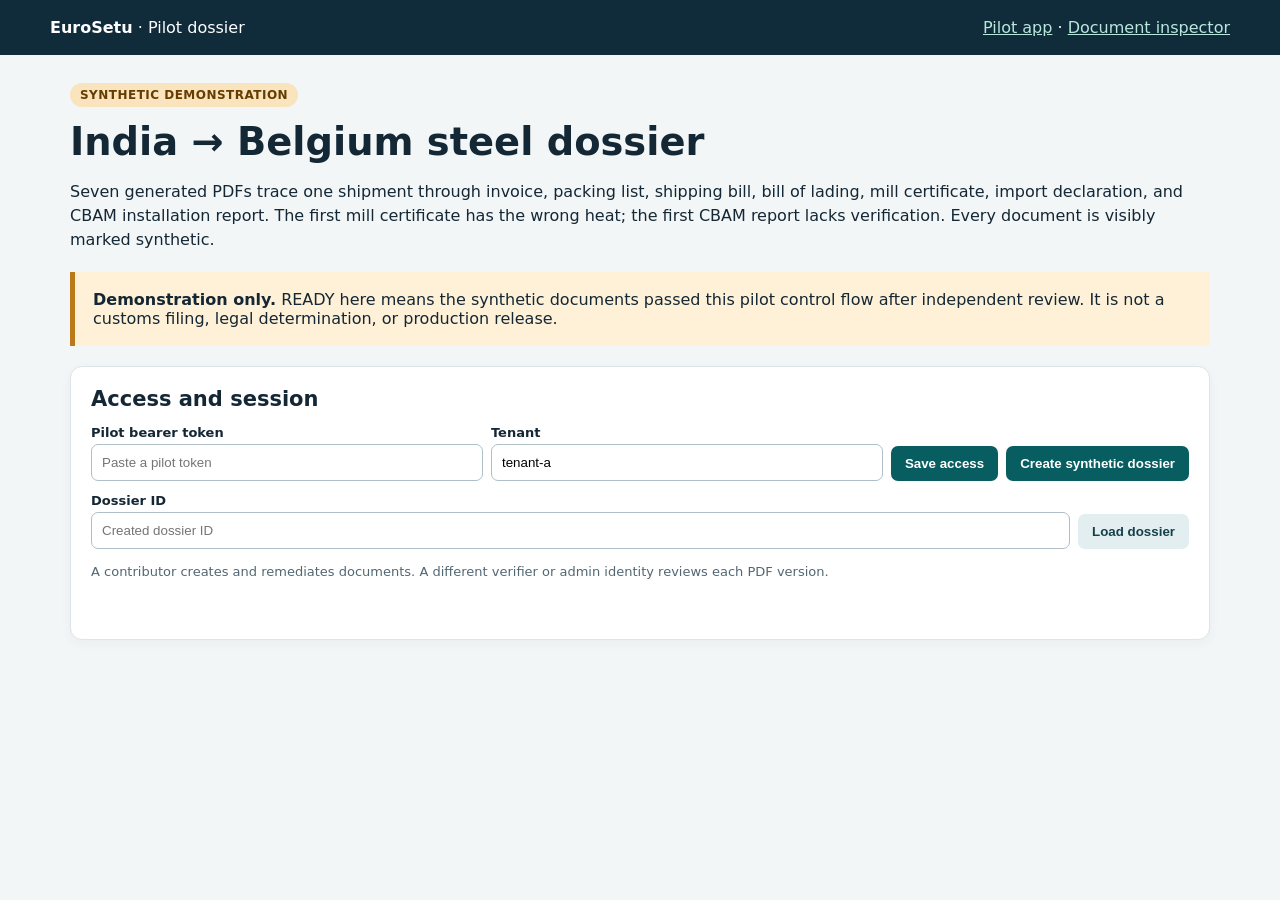
<file: app/static/dossier-demo.html>
<!doctype html>
<html lang="en"><head><meta charset="utf-8"><meta name="viewport" content="width=device-width, initial-scale=1">
<title>Steel dossier demonstration | EuroSetu</title>
<style>
:root{font-family:Inter,ui-sans-serif,system-ui,sans-serif;color:#142735;background:#f3f6f7}*{box-sizing:border-box}body{margin:0}header{background:#102b3a;color:white;padding:18px max(24px,calc((100vw - 1180px)/2))}header a{color:#b8e8dc}main{max-width:1180px;margin:auto;padding:28px 20px 80px}h1{font-size:clamp(26px,3vw,40px);margin:12px 0}h2{margin:0 0 14px;font-size:21px}p{line-height:1.5}.tag{display:inline-block;border-radius:100px;padding:5px 10px;background:#f9e4bd;color:#663d00;font-weight:700;font-size:12px;letter-spacing:.04em}.banner{padding:18px;background:#fff1d7;border-left:5px solid #bb791b;margin:20px 0}.grid{display:grid;grid-template-columns:1fr 1fr;gap:18px}.card{background:white;border:1px solid #dce5e9;border-radius:12px;padding:20px;margin:18px 0;box-shadow:0 3px 12px #1734420b}.controls{display:flex;flex-wrap:wrap;gap:8px;align-items:end}.controls label{flex:1 1 240px;font-weight:600;font-size:13px}.controls input{display:block;width:100%;padding:10px;border:1px solid #aebfc8;border-radius:7px;margin-top:4px}button{background:#075d60;color:#fff;border:0;border-radius:7px;padding:10px 14px;font-weight:700;cursor:pointer}button:hover{background:#06474a}button:disabled{opacity:.5;cursor:default}.secondary{background:#e3eef0;color:#16414a}.secondary:hover{background:#d0e2e6}.bad{color:#a52b28;font-weight:800}.good{color:#116642;font-weight:800}.muted{color:#526773;font-size:13px}.mono{font-family:ui-monospace,SFMono-Regular,monospace;font-size:12px;overflow-wrap:anywhere}table{border-collapse:collapse;width:100%}th,td{text-align:left;padding:9px;border-bottom:1px solid #e4eaed;vertical-align:top}th{font-size:12px;text-transform:uppercase;letter-spacing:.05em;color:#4f6570}details{border:1px solid #e1e8eb;border-radius:7px;padding:8px 12px;margin:8px 0}summary{cursor:pointer;font-weight:650}.steps{display:flex;gap:8px;flex-wrap:wrap}.step{padding:10px 12px;border-radius:7px;background:#e9f1f2;font-size:13px;font-weight:700}.step.active{background:#075d60;color:#fff}#error{color:#a52b28;font-weight:700;min-height:1.5em}#events,#graph{max-height:420px;overflow:auto}@media(max-width:750px){.grid{grid-template-columns:1fr}table{font-size:12px}.card{overflow:auto}}
</style></head><body>
<header><b>EuroSetu</b> · Pilot dossier <span style="float:right"><a href="/pilot">Pilot app</a> · <a href="/workflow-run">Document inspector</a></span></header>
<main><span class="tag">SYNTHETIC DEMONSTRATION</span><h1>India → Belgium steel dossier</h1>
<p>Seven generated PDFs trace one shipment through invoice, packing list, shipping bill, bill of lading, mill certificate, import declaration, and CBAM installation report. The first mill certificate has the wrong heat; the first CBAM report lacks verification. Every document is visibly marked synthetic.</p>
<div class="banner"><b>Demonstration only.</b> READY here means the synthetic documents passed this pilot control flow after independent review. It is not a customs filing, legal determination, or production release.</div>
<div class="card"><h2>Access and session</h2><div class="controls"><label>Pilot bearer token<input id="token" type="password" autocomplete="off" placeholder="Paste a pilot token"></label><label>Tenant<input id="tenant" value="tenant-a"></label><button id="save">Save access</button><button id="create">Create synthetic dossier</button></div><div class="controls" style="margin-top:12px"><label>Dossier ID<input id="dossier-id" placeholder="Created dossier ID"></label><button id="load" class="secondary">Load dossier</button></div><p class="muted">A contributor creates and remediates documents. A different verifier or admin identity reviews each PDF version.</p><div id="error" role="alert"></div></div>
<section id="session" hidden><div class="steps"><span class="step active">1 · BLOCKED</span><span class="step">2 · Review sources</span><span class="step">3 · Replace broken PDFs</span><span class="step">4 · Review replacements</span><span class="step">5 · READY</span></div>
<div class="grid"><div class="card"><h2>Decision</h2><p id="decision" style="font-size:30px;margin:6px 0"></p><p id="summary"></p><div id="blockers"></div></div><div class="card"><h2>CBAM arithmetic</h2><div id="calc"></div><p id="integrity" class="muted"></p></div></div>
<div class="card"><h2>Source documents and field provenance</h2><p class="muted">Open the PDF to inspect its exact text. Page, line and bounding box appear for each parsed field when unambiguous. New versions preserve the originals.</p><div id="documents"></div></div>
<div class="card"><h2>Remediation</h2><p>Replace the broken MTC heat chain and the unverified CBAM installation report with corrected synthetic PDF versions. Each replacement starts PENDING and needs review.</p><button id="fix-mtc">Replace MTC</button> <button id="fix-cbam">Replace CBAM report</button></div>
<div class="grid"><div class="card"><h2>Evidence links</h2><div id="graph"></div></div><div class="card"><h2>Audit history</h2><div id="events"></div></div></div></section>
</main><script>
const $=id=>document.getElementById(id);let state=null;
$('token').value=localStorage.getItem('eurosetu_pilot_token')||'';$('tenant').value=localStorage.getItem('eurosetu_pilot_tenant')||'tenant-a';
$('save').onclick=()=>{localStorage.setItem('eurosetu_pilot_token',$('token').value.trim());localStorage.setItem('eurosetu_pilot_tenant',$('tenant').value.trim());$('error').textContent='Access saved in this browser.'};
async function api(path,method='GET',body){$('error').textContent='';const h={'Authorization':'Bearer '+$('token').value.trim(),'x-eurosetu-tenant':$('tenant').value.trim()};if(body)h['Content-Type']='application/json';const r=await fetch(path,{method,headers:h,body:body?JSON.stringify(body):undefined});const data=await r.json();if(!r.ok)throw Error(typeof data.detail==='string'?data.detail:'Request failed');return data}
function txt(parent,tag,value,cls){const el=document.createElement(tag);el.textContent=value;if(cls)el.className=cls;parent.appendChild(el);return el}
function clear(id){$(id).replaceChildren()}
function render(s){state=s;$('session').hidden=false;$('dossier-id').value=s.dossier.id;history.replaceState({},'',location.pathname+'?id='+encodeURIComponent(s.dossier.id));
 const steps=[...document.querySelectorAll('.step')];let stage=0;
 if(s.decision==='READY')stage=4;
 else if(s.documents.some(d=>d.version>1&&!d.superseded_by))stage=3;
 else if(s.documents.every(d=>d.review_status==='APPROVED'))stage=2;
 else if(s.documents.some(d=>d.review_status==='APPROVED'))stage=1;
 steps.forEach((el,i)=>el.classList.toggle('active',i===stage));
 $('decision').textContent=s.decision;$('decision').className=s.decision==='READY'?'good':'bad';$('summary').textContent=s.decision==='READY'?'All active synthetic source versions have independent approval and consistent identifiers.':'Resolve every blocker and review the active source versions.';
 clear('blockers');for(const b of s.blockers){const p=txt($('blockers'),'p',b.code+' · '+b.detail,'mono');p.title=(b.roles||[]).join(', ')}
 $('integrity').textContent='Integrity: source PDFs '+(s.integrity.source_pdfs?'verified':'FAILED')+' · audit chain '+(s.integrity.audit_chain?'verified':'FAILED')+' · decision snapshot '+(s.integrity.decision_snapshot?'verified':'FAILED');
 clear('calc');if(s.calculation){const c=s.calculation;txt($('calc'),'p',`(${c.own_direct_emissions_tco2} tCO₂ direct + ${c.precursor_embedded_emissions_tco2} tCO₂ precursors) / ${c.activity_level_t} t activity = ${c.specific_embedded_emissions_tco2_per_t} tCO₂/t`);const tonnes=Number(s.documents.find(d=>d.role==='INVOICE'&&!d.superseded_by).facts.net_weight_kg)/1000;txt($('calc'),'p',`${c.specific_embedded_emissions_tco2_per_t} tCO₂/t × ${tonnes} t shipment = ${c.shipment_embedded_emissions_tco2} tCO₂`,'mono');if(s.decision!=='READY')txt($('calc'),'p','Provisional arithmetic: source review or evidence controls remain blocked.','bad');txt($('calc'),'p',`Method ${c.methodology.id} · ${c.status} · input hash ${c.input_hash}`,'muted mono')}else txt($('calc'),'p','Calculation blocked by missing source fields.');
 clear('documents');for(const d of s.documents){const box=document.createElement('details');const summary=txt(box,'summary',`${d.role} · v${d.version} · ${d.review_status}${d.superseded_by?' · SUPERSEDED':''}`);box.open=!d.superseded_by&&s.decision==='BLOCKED'&&(d.role==='MTC'||d.role==='CBAM_INSTALLATION');const p=document.createElement('p');const a=txt(p,'button','Download source PDF');a.className='secondary';a.onclick=async()=>{try{const url=`/api/dossiers/${encodeURIComponent(s.dossier.id)}/documents/${encodeURIComponent(d.id)}/pdf`;const r=await fetch(url,{headers:{'Authorization':'Bearer '+$('token').value.trim(),'x-eurosetu-tenant':$('tenant').value.trim()}});if(!r.ok)throw Error('PDF access failed');const blob=URL.createObjectURL(await r.blob());const link=document.createElement('a');link.href=blob;link.download=d.filename;link.click();setTimeout(()=>URL.revokeObjectURL(blob),60000)}catch(e){$('error').textContent=e.message}};box.appendChild(p);txt(box,'p',`SHA-256 ${d.sha256} · submitted by ${d.added_by}${d.reviewed_by?' · reviewed by '+d.reviewed_by:''}`,'muted mono');const table=document.createElement('table');const head=document.createElement('tr');for(const h of ['Field','Value','Source'])txt(head,'th',h);table.appendChild(head);for(const [key,val] of Object.entries(d.facts)){const tr=document.createElement('tr');txt(tr,'td',key);txt(tr,'td',val,'mono');const src=d.provenance[key]||{};txt(tr,'td',`p${src.page||'?'} · line ${src.line||'?'} · ${src.bbox?src.bbox.join(', '):'box unavailable'}`,'mono');table.appendChild(tr)}box.appendChild(table);if(d.rows.length)txt(box,'p',`${d.rows.length} parsed item row(s): ${JSON.stringify(d.rows.map(r=>r.cells))}`,'mono');if(!d.superseded_by&&d.review_status!=='APPROVED'){const button=txt(box,'button','Approve source version');button.onclick=async()=>{button.disabled=true;try{render(await api(`/api/dossiers/${s.dossier.id}/documents/${d.id}/review`,'POST',{approve:true,reason:'Synthetic source and fields inspected'}))}catch(e){$('error').textContent=e.message;button.disabled=false}}} $('documents').appendChild(box)}
 clear('graph');txt($('graph'),'p',`${s.evidence_graph.nodes.length} versioned PDF nodes · ${s.evidence_graph.edges.length} active invoice-linked edges`);const roleById=Object.fromEntries(s.evidence_graph.nodes.map(n=>[n.id,n.role]));for(const e of s.evidence_graph.edges)txt($('graph'),'p',`${roleById[e.from]} → ${roleById[e.to]} · ${e.anchors.join(', ')}`,'mono');
 clear('events');for(const e of s.events.slice().reverse()){const p=txt($('events'),'p',`${e.created_at} · ${e.actor} · ${e.kind} · ${e.event_hash.slice(0,12)}`,'mono');p.title=JSON.stringify(e.payload)}}
$('create').onclick=async()=>{const b=$('create');b.disabled=true;try{render(await api('/api/dossiers/demo','POST'))}catch(e){$('error').textContent=e.message}finally{b.disabled=false}};
$('load').onclick=async()=>{const b=$('load');b.disabled=true;try{render(await api('/api/dossiers/'+encodeURIComponent($('dossier-id').value.trim())))}catch(e){$('error').textContent=e.message}finally{b.disabled=false}};
for(const [id,role] of [['fix-mtc','MTC'],['fix-cbam','CBAM_INSTALLATION']])$(id).onclick=async()=>{const b=$(id);b.disabled=true;try{render(await api(`/api/dossiers/${state.dossier.id}/remediate/${role}`,'POST'))}catch(e){$('error').textContent=e.message}finally{b.disabled=false}};
const query=new URLSearchParams(location.search).get('id');if(query&&$('token').value){$('dossier-id').value=query;$('load').click()}
</script></body></html>
</file>
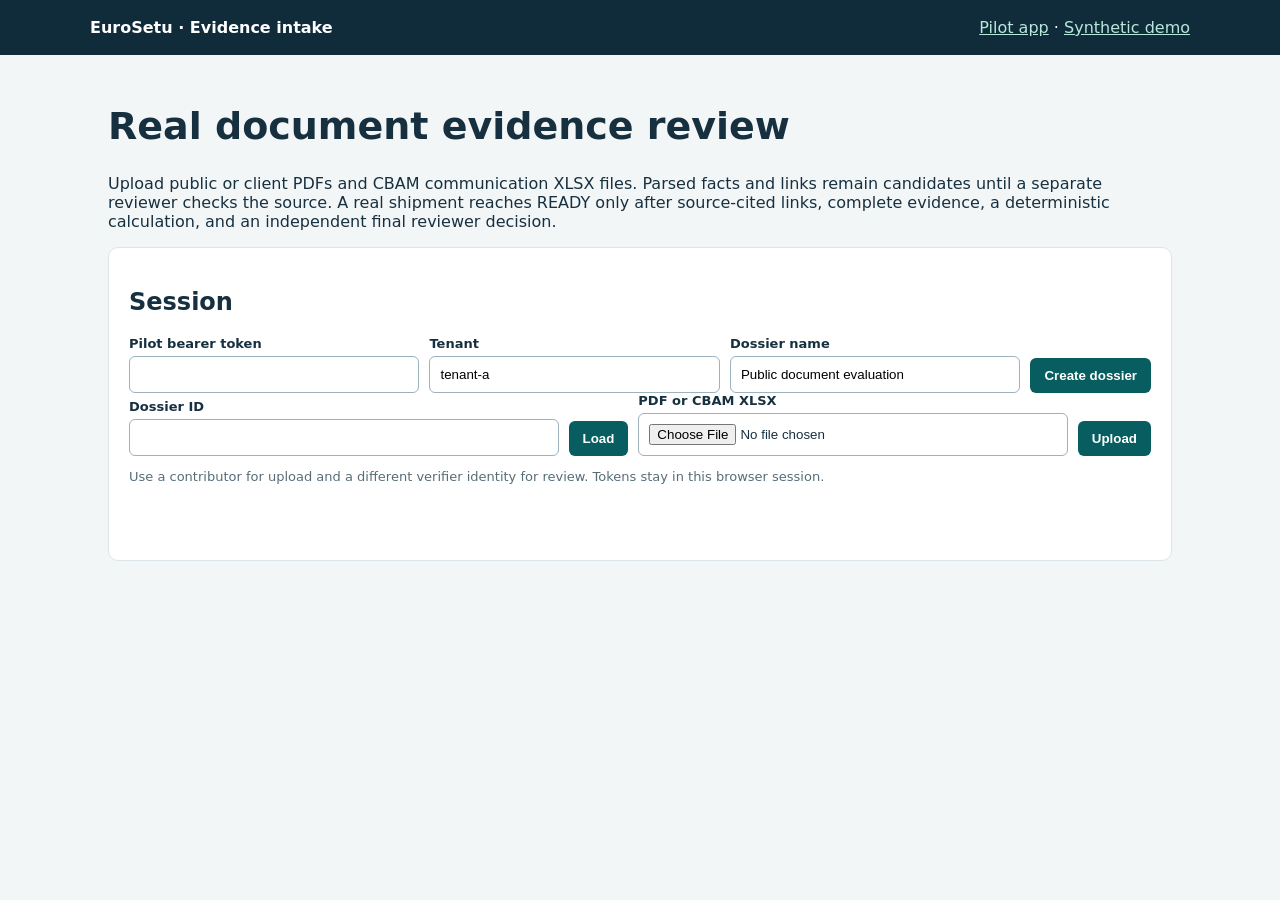
<file: app/static/real-dossier.html>
<!doctype html><html lang="en"><head><meta charset="utf-8"><meta name="viewport" content="width=device-width,initial-scale=1"><title>Document evidence review · EuroSetu</title><style>
:root{font:16px system-ui,sans-serif;color:#173040;background:#f3f6f7}*{box-sizing:border-box}body{margin:0}header{background:#102b3a;color:white;padding:18px max(20px,calc((100vw - 1100px)/2))}header a{color:#b8e8dc}main{max-width:1100px;margin:auto;padding:24px 18px 80px}h1{font-size:clamp(26px,3vw,38px)}.card{background:white;border:1px solid #dce5e9;border-radius:10px;padding:20px;margin:16px 0}.grid{display:grid;grid-template-columns:1fr 1fr;gap:16px}.controls{display:flex;flex-wrap:wrap;gap:10px;align-items:end}label{font-size:13px;font-weight:700;flex:1 1 210px}input,textarea{display:block;width:100%;padding:10px;margin-top:5px;border:1px solid #9db2bd;border-radius:6px}textarea{font:12px ui-monospace,monospace;min-height:180px}button{padding:10px 14px;border:0;border-radius:6px;background:#075d60;color:white;font-weight:700;cursor:pointer}button:disabled{opacity:.5}.muted{color:#566d78;font-size:13px}.bad{color:#9b2929;font-weight:700;overflow-wrap:anywhere}.mono{font-family:ui-monospace,monospace;font-size:12px;overflow-wrap:anywhere}table{border-collapse:collapse;width:100%}td,th{padding:7px;border-bottom:1px solid #e5eaed;text-align:left;vertical-align:top}details{border:1px solid #dce5e9;border-radius:7px;margin:8px 0;padding:9px}summary{cursor:pointer;font-weight:700}#error{color:#a52b28;min-height:1.5em}@media(max-width:750px){.grid{grid-template-columns:1fr}.card{overflow:auto}}
</style></head><body><header><b>EuroSetu · Evidence intake</b><span style="float:right"><a href="/pilot">Pilot app</a> · <a href="/dossier-demo">Synthetic demo</a></span></header><main><h1>Real document evidence review</h1><p>Upload public or client PDFs and CBAM communication XLSX files. Parsed facts and links remain candidates until a separate reviewer checks the source. A real shipment reaches READY only after source-cited links, complete evidence, a deterministic calculation, and an independent final reviewer decision.</p><section class="card"><h2>Session</h2><div class="controls"><label>Pilot bearer token<input id="token" type="password" autocomplete="off"></label><label>Tenant<input id="tenant" value="tenant-a"></label><label>Dossier name<input id="name" value="Public document evaluation"></label><button id="create">Create dossier</button></div><div class="controls"><label>Dossier ID<input id="id"></label><button id="load">Load</button><label>PDF or CBAM XLSX<input id="file" type="file" accept=".pdf,.xlsx"></label><button id="upload">Upload</button></div><p class="muted">Use a contributor for upload and a different verifier identity for review. Tokens stay in this browser session.</p><p id="error" role="alert"></p></section><section id="result" hidden><div class="grid"><div class="card"><h2>Decision</h2><p id="decision" class="bad"></p><div id="blockers"></div><p id="integrity" class="mono"></p></div><div class="card"><h2>Candidate graph</h2><div id="graph"></div></div></div><div class="card"><h2>Source documents</h2><div id="documents"></div></div><div class="card"><h2>Final release review</h2><p class="muted">Submit a source-cited packet for one actual shipment. Each PDF fact needs its page, exact quote and value bounding box; each workbook fact needs its sheet and cell. A separate verifier must inspect the packet and decide. Public examples and incomplete chains stay blocked.</p><label>Release packet JSON<textarea id="release-packet" spellcheck="false" aria-label="Source-cited release packet JSON"></textarea></label><div class="controls"><button id="release-submit">Submit release packet</button><label>Independent review reason<input id="release-reason"></label><button id="release-approve">Approve release</button><button id="release-reject">Reject release</button></div><div id="release-summary"></div></div><div class="card"><h2>Audit history</h2><div id="events"></div></div></section></main><script>
const $=id=>document.getElementById(id);let state;const put=(p,t,s,c)=>{const x=document.createElement(t);x.textContent=s;if(c)x.className=c;p.append(x);return x};function api(path,method='GET',body){const headers={'Authorization':'Bearer '+$('token').value.trim(),'x-eurosetu-tenant':$('tenant').value.trim()};if(body&&!(body instanceof FormData))headers['Content-Type']='application/json';return fetch(path,{method,headers,body:body instanceof FormData?body:body?JSON.stringify(body):undefined}).then(async r=>{const x=await r.json();if(!r.ok)throw Error(x.detail||'Request failed');return x})}function run(fn){$('error').textContent='';fn().catch(e=>$('error').textContent=e.message)}
function render(s){state=s;$('result').hidden=false;$('id').value=s.dossier.id;history.replaceState({},'',location.pathname+'?id='+encodeURIComponent(s.dossier.id));$('decision').textContent=s.decision;$('decision').className=s.decision==='READY'?'':'bad';$('blockers').replaceChildren();s.blockers.forEach(b=>put($('blockers'),'p',b,'bad'));$('integrity').textContent='Source hashes '+(s.integrity.sources?'verified':'FAILED')+' · audit chain '+(s.integrity.audit_chain?'verified':'FAILED')+' · review state '+(s.integrity.reviews?'verified':'FAILED');$('graph').replaceChildren();const byId=Object.fromEntries(s.documents.map(d=>[d.id,d]));put($('graph'),'p',`${s.graph.nodes.length} nodes · ${s.graph.edges.length} candidate links · ${s.graph.conflicts.length} conflicts`);s.graph.edges.forEach(e=>{const wrap=document.createElement('details');put(wrap,'summary',`${byId[e.from].filename} → ${byId[e.to].filename} · ${e.status}`);put(wrap,'p',`Invoice ${e.invoice_numbers.join(', ')} · container ${e.container_numbers.join(', ')||'not shared'}`,'mono');if(e.reviewed_by)put(wrap,'p',`Reviewed by ${e.reviewed_by}: ${e.review_reason}`,'muted');if(e.status==='CANDIDATE_REQUIRES_LINK_REVIEW'){const reason=put(wrap,'input','');reason.placeholder='Reason for link decision';reason.setAttribute('aria-label','Link review reason');for(const [label,approve] of [['Approve link',true],['Reject link',false]]){const b=put(wrap,'button',label);b.onclick=()=>run(()=>{if(!reason.value.trim())throw Error('Enter a link review reason');return api(`/api/real-dossiers/${s.dossier.id}/links/${e.id}/review`,'POST',{approve,reason:reason.value.trim()}).then(render)})}}$('graph').append(wrap)});s.graph.conflicts.forEach(c=>put($('graph'),'p',`${c.code}: ${c.field} ${c.left.join(', ')} vs ${c.right.join(', ')}`,'bad mono'));$('documents').replaceChildren();s.documents.forEach(d=>{const box=document.createElement('details');put(box,'summary',`${d.filename} · ${d.role} · ${d.review_status}`);put(box,'p','SHA-256 '+d.sha256+' · source '+(d.integrity_ok?'verified':'FAILED'),'mono');const a=put(box,'a','Download source');a.href='#';a.onclick=async ev=>{ev.preventDefault();try{const r=await fetch(`/api/real-dossiers/${s.dossier.id}/documents/${d.id}/file`,{headers:{Authorization:'Bearer '+$('token').value.trim(),'x-eurosetu-tenant':$('tenant').value.trim()}});if(!r.ok)throw Error('Download failed');const url=URL.createObjectURL(await r.blob());const link=document.createElement('a');link.href=url;link.download=d.filename;link.click();setTimeout(()=>URL.revokeObjectURL(url),60000)}catch(e){$('error').textContent=e.message}};const fields=d.parsed.observations?.fields||d.parsed.fields||[];const table=document.createElement('table');const head=document.createElement('tr');['Field','Raw value','Source'].forEach(x=>put(head,'th',x));table.append(head);fields.forEach(f=>{const tr=document.createElement('tr');put(tr,'td',f.field);put(tr,'td',f.raw,'mono');put(tr,'td',f.sheet?`${f.sheet}!${f.cell}`:`p${f.page} line ${f.line} · ${f.bbox?.join(', ')||'box unavailable'}`,'mono');table.append(tr)});box.append(table);const groups=d.parsed.observations?.tables||[];const productRows=d.parsed.product_rows||[];put(box,'p',`${groups.reduce((n,g)=>n+g.rows.length,0)+productRows.length} parsed source row(s)`,'muted');for(const group of groups){const area=document.createElement('details');put(area,'summary',`${group.kind} · page ${group.page} · ${group.rows.length} row(s)`);group.rows.forEach((row,i)=>put(area,'p',`Row ${i+1}: ${JSON.stringify(row)}`,'mono'));box.append(area)}if(productRows.length){const area=document.createElement('details');put(area,'summary',`CBAM product rows · ${productRows.length}`);productRows.forEach((row,i)=>put(area,'p',`Row ${i+1}: ${row.cn_code} · direct ${row.see_direct_tco2_per_t?.raw??'?'} (${row.see_direct_tco2_per_t?.source?.cell??'?'}) · indirect ${row.see_indirect_tco2_per_t?.raw??'?'} (${row.see_indirect_tco2_per_t?.source?.cell??'?'}) · total ${row.see_total_tco2_per_t?.raw??'?'} (${row.see_total_tco2_per_t?.source?.cell??'?'})`,'mono'));box.append(area)}if(d.review_status==='PENDING'){const reason=put(box,'input','');reason.placeholder='What did you verify?';reason.setAttribute('aria-label','Document review reason');for(const [label,approve] of [['Approve after source check',true],['Reject',false]]){const b=put(box,'button',label);b.onclick=()=>run(()=>{if(!reason.value.trim())throw Error('Enter a document review reason');return api(`/api/real-dossiers/${s.dossier.id}/documents/${d.id}/review`,'POST',{approve,reason:reason.value.trim()}).then(render)})}}$('documents').append(box)});$('release-summary').replaceChildren();const r=s.release;if(r){put($('release-summary'),'p',`Release ${r.status} · packet ${r.id} · reviewer ${r.reviewer||'pending'}`,'mono');put($('release-summary'),'p',`Source fingerprint ${r.evidence_hash} · decision ${r.decision_hash||'pending'}`,'mono');put($('release-summary'),'pre',JSON.stringify(r.calculation,null,2),'mono');if(!$('release-packet').value.trim())$('release-packet').value=JSON.stringify(r.packet,null,2)}$('release-approve').disabled=!r||r.status!=='PENDING';$('release-reject').disabled=!r||r.status!=='PENDING';$('events').replaceChildren();s.events.slice().reverse().forEach(e=>put($('events'),'p',`${e.created_at} · ${e.actor} · ${e.kind} · ${e.event_hash.slice(0,12)}`,'mono'))}
$('release-submit').onclick=()=>run(()=>{if(!state)throw Error('Load a dossier first');const packet=JSON.parse($('release-packet').value);return api(`/api/real-dossiers/${state.dossier.id}/release-packets`,'POST',{packet}).then(x=>render(x.state))});for(const [id,approve] of [['release-approve',true],['release-reject',false]])$(id).onclick=()=>run(()=>{if(!state?.release)throw Error('No release packet to review');const reason=$('release-reason').value.trim();if(!reason)throw Error('Enter an independent review reason');return api(`/api/real-dossiers/${state.dossier.id}/release-packets/${state.release.id}/review`,'POST',{approve,reason}).then(render)});$('create').onclick=()=>run(()=>api('/api/real-dossiers','POST',{name:$('name').value}).then(render));$('load').onclick=()=>run(()=>api('/api/real-dossiers/'+encodeURIComponent($('id').value.trim())).then(render));$('upload').onclick=()=>run(()=>{if(!$('id').value)throw Error('Create or load a dossier first');const f=$('file').files[0];if(!f)throw Error('Choose a file');const body=new FormData();body.append('file',f);return api('/api/real-dossiers/'+encodeURIComponent($('id').value.trim())+'/documents','POST',body).then(render)});const q=new URLSearchParams(location.search).get('id');if(q)$('id').value=q;
</script></body></html>
</file>
